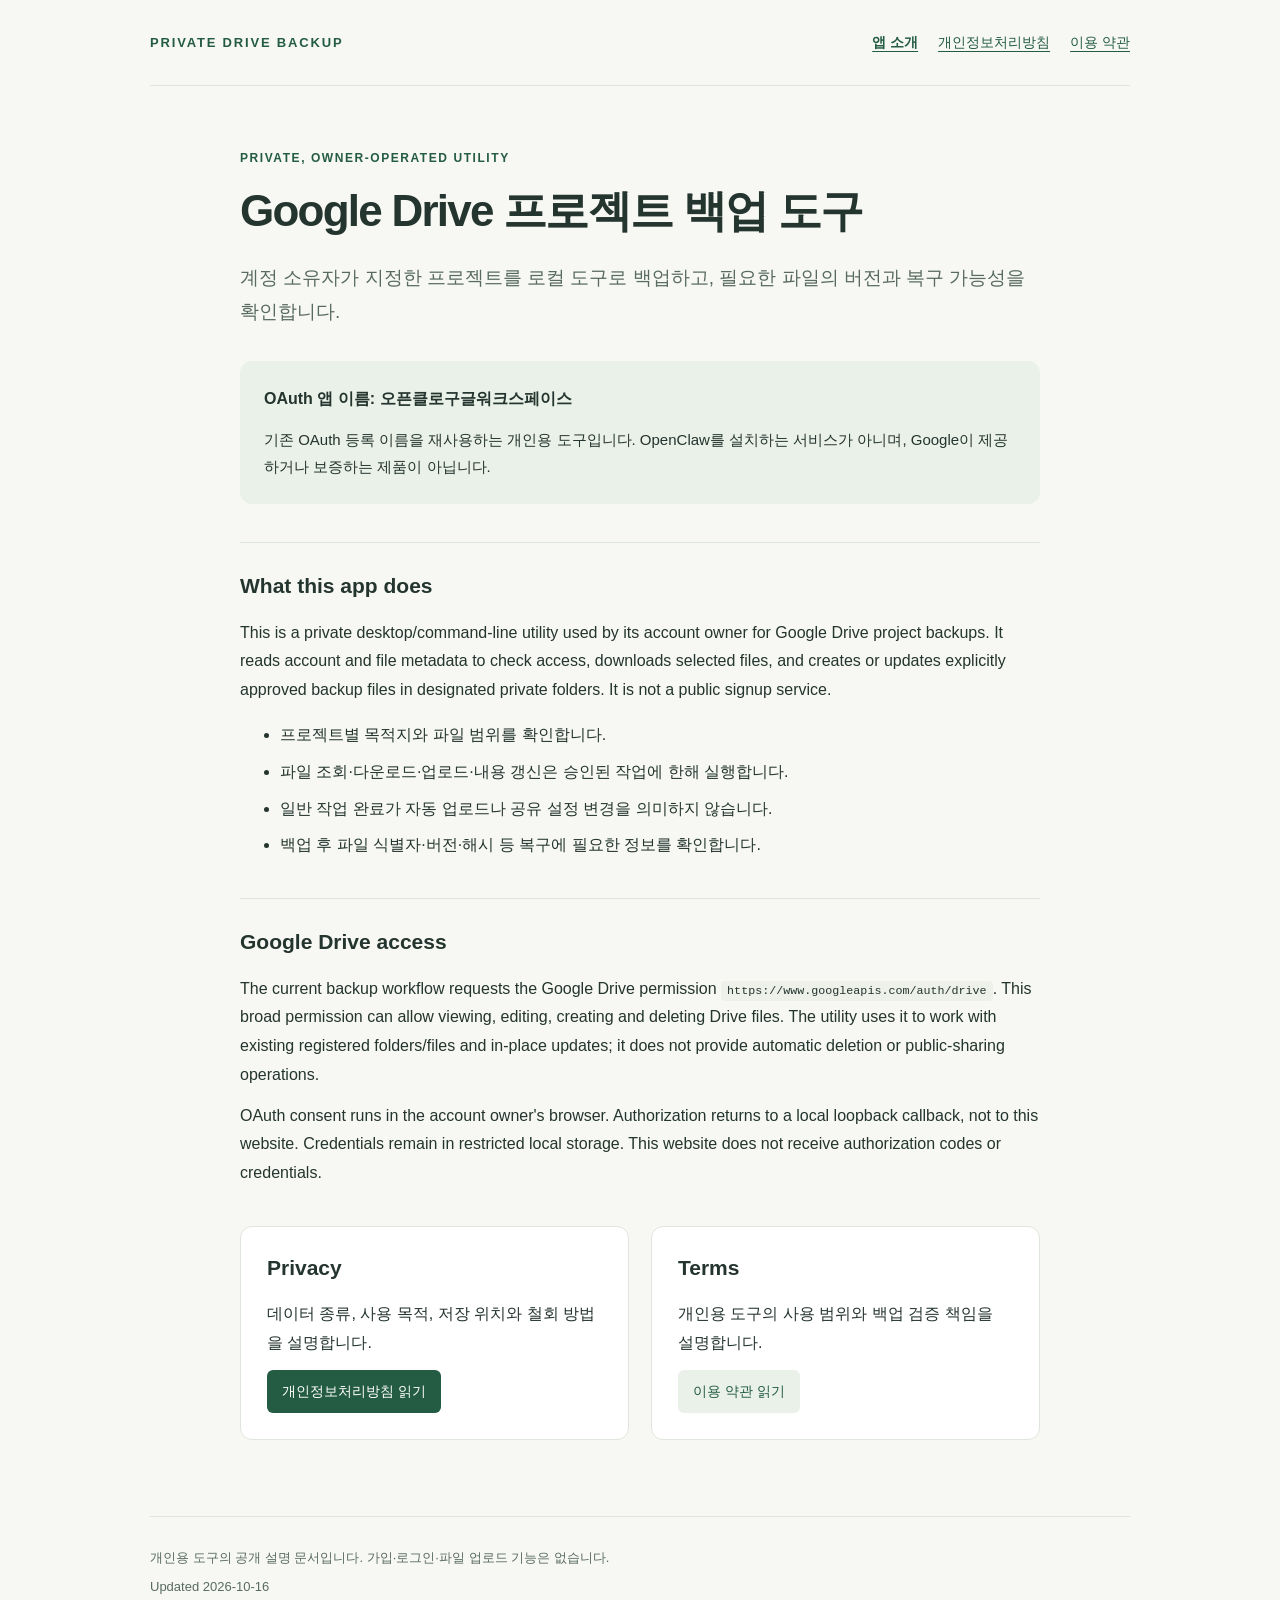
<file: index.html>
<!doctype html>
<html lang="ko"><head><meta charset="utf-8"><meta name="google-site-verification" content="MFrbgNKmYg7mE561z1KPWifEcxoYTytDfgJng23cE2U" /><meta name="viewport" content="width=device-width,initial-scale=1"><meta name="robots" content="noindex,follow"><meta name="referrer" content="strict-origin-when-cross-origin"><meta http-equiv="Content-Security-Policy" content="default-src 'self'; style-src 'self'; img-src 'self'; object-src 'none'; base-uri 'self'; form-action 'none'"><meta name="description" content="Private, owner-operated Google Drive backup utility. App information, privacy policy and terms only."><title>앱 소개 | Private Drive Backup</title><link rel="stylesheet" href="style.css"></head><body><div class="shell"><header><a class="brand" href="./">PRIVATE DRIVE BACKUP</a><nav aria-label="문서"><a href="./" aria-current="page">앱 소개</a><a href="privacy.html" >개인정보처리방침</a><a href="terms.html" >이용 약관</a></nav></header><main><p class="eyebrow">PRIVATE, OWNER-OPERATED UTILITY</p><h1>Google Drive 프로젝트 백업 도구</h1><p class="lead">계정 소유자가 지정한 프로젝트를 로컬 도구로 백업하고, 필요한 파일의 버전과 복구 가능성을 확인합니다.</p><div class="notice"><strong>OAuth 앱 이름: 오픈클로구글워크스페이스</strong><p>기존 OAuth 등록 이름을 재사용하는 개인용 도구입니다. OpenClaw를 설치하는 서비스가 아니며, Google이 제공하거나 보증하는 제품이 아닙니다.</p></div><section><h2>What this app does</h2><p>This is a private desktop/command-line utility used by its account owner for Google Drive project backups. It reads account and file metadata to check access, downloads selected files, and creates or updates explicitly approved backup files in designated private folders. It is not a public signup service.</p><ul><li>프로젝트별 목적지와 파일 범위를 확인합니다.</li><li>파일 조회·다운로드·업로드·내용 갱신은 승인된 작업에 한해 실행합니다.</li><li>일반 작업 완료가 자동 업로드나 공유 설정 변경을 의미하지 않습니다.</li><li>백업 후 파일 식별자·버전·해시 등 복구에 필요한 정보를 확인합니다.</li></ul></section><section><h2>Google Drive access</h2><p>The current backup workflow requests the Google Drive permission <code>https://www.googleapis.com/auth/drive</code>. This broad permission can allow viewing, editing, creating and deleting Drive files. The utility uses it to work with existing registered folders/files and in-place updates; it does not provide automatic deletion or public-sharing operations.</p><p>OAuth consent runs in the account owner's browser. Authorization returns to a local loopback callback, not to this website. Credentials remain in restricted local storage. This website does not receive authorization codes or credentials.</p></section><section class="grid"><article><h2>Privacy</h2><p>데이터 종류, 사용 목적, 저장 위치와 철회 방법을 설명합니다.</p><a class="button" href="privacy.html">개인정보처리방침 읽기</a></article><article><h2>Terms</h2><p>개인용 도구의 사용 범위와 백업 검증 책임을 설명합니다.</p><a class="button secondary" href="terms.html">이용 약관 읽기</a></article></section></main><footer><p>개인용 도구의 공개 설명 문서입니다. 가입·로그인·파일 업로드 기능은 없습니다.</p><p>Updated 2026-10-16</p></footer></div></body></html>
</file>
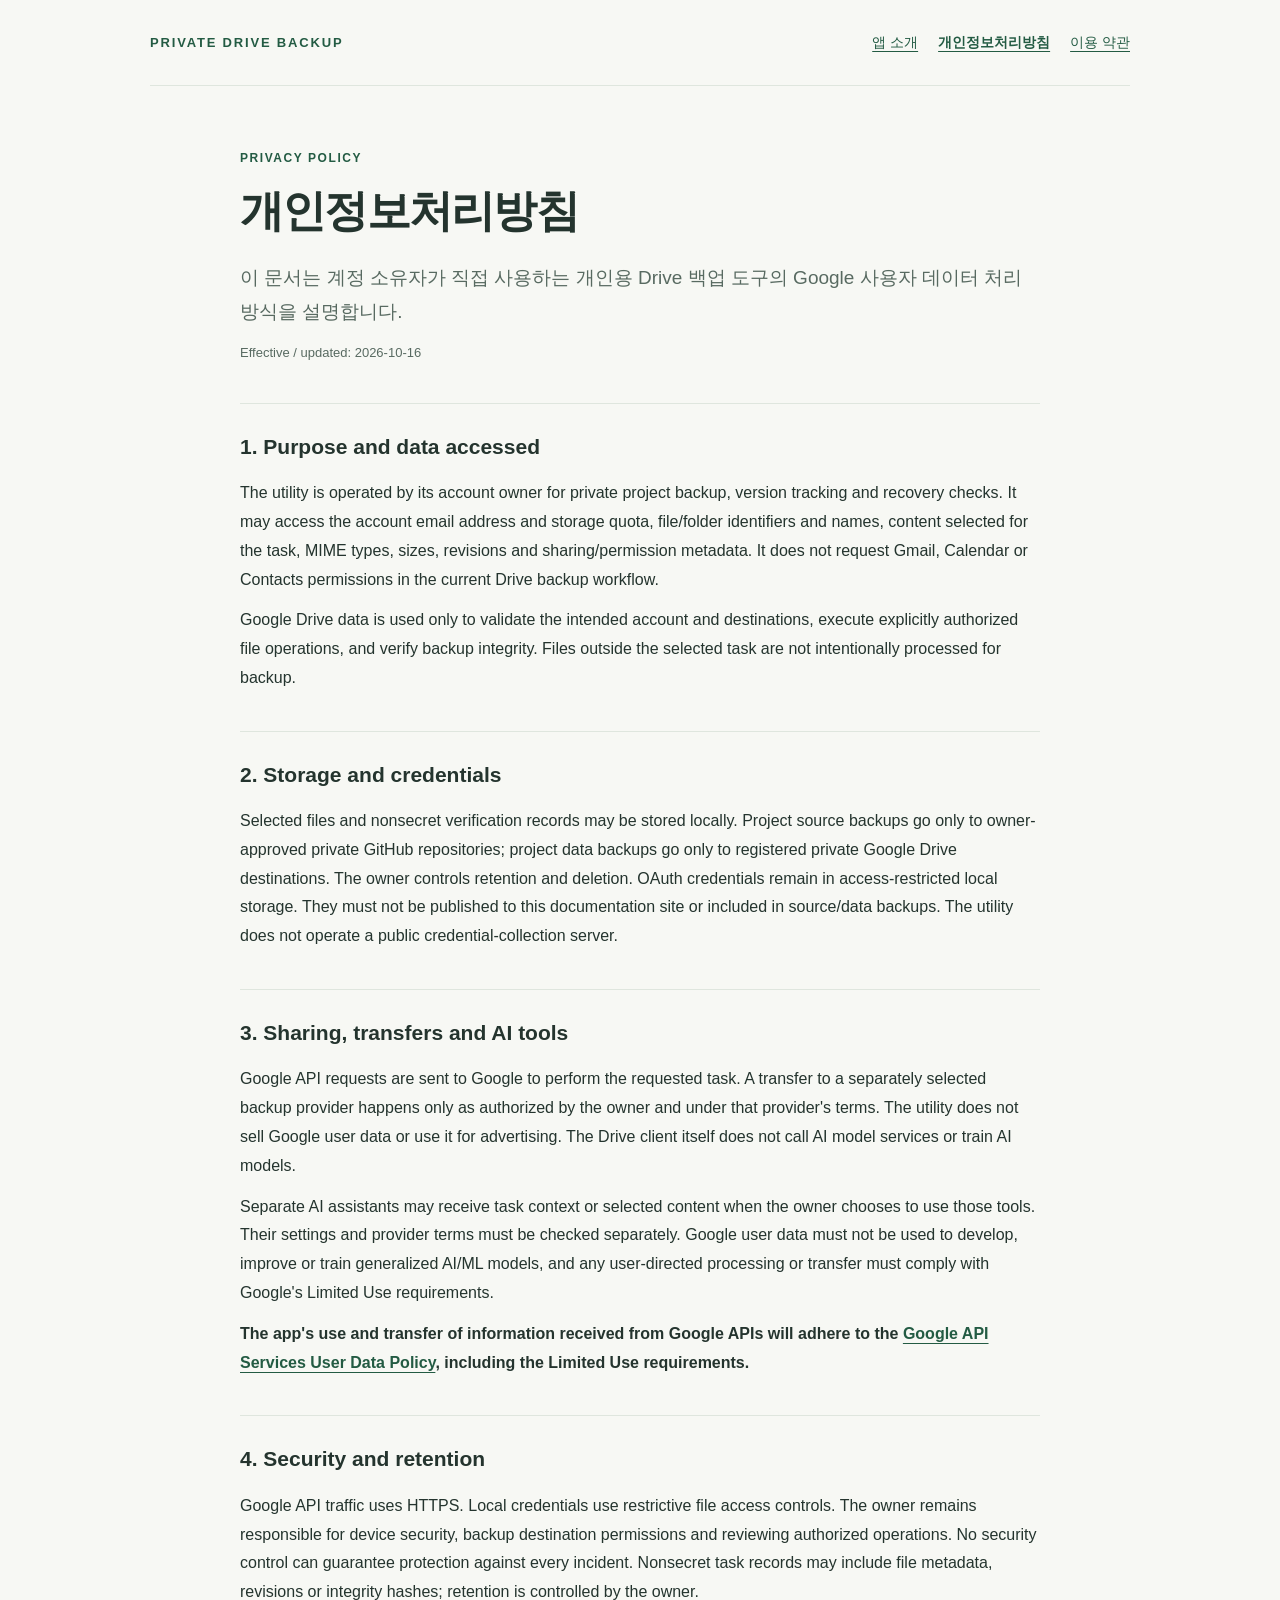
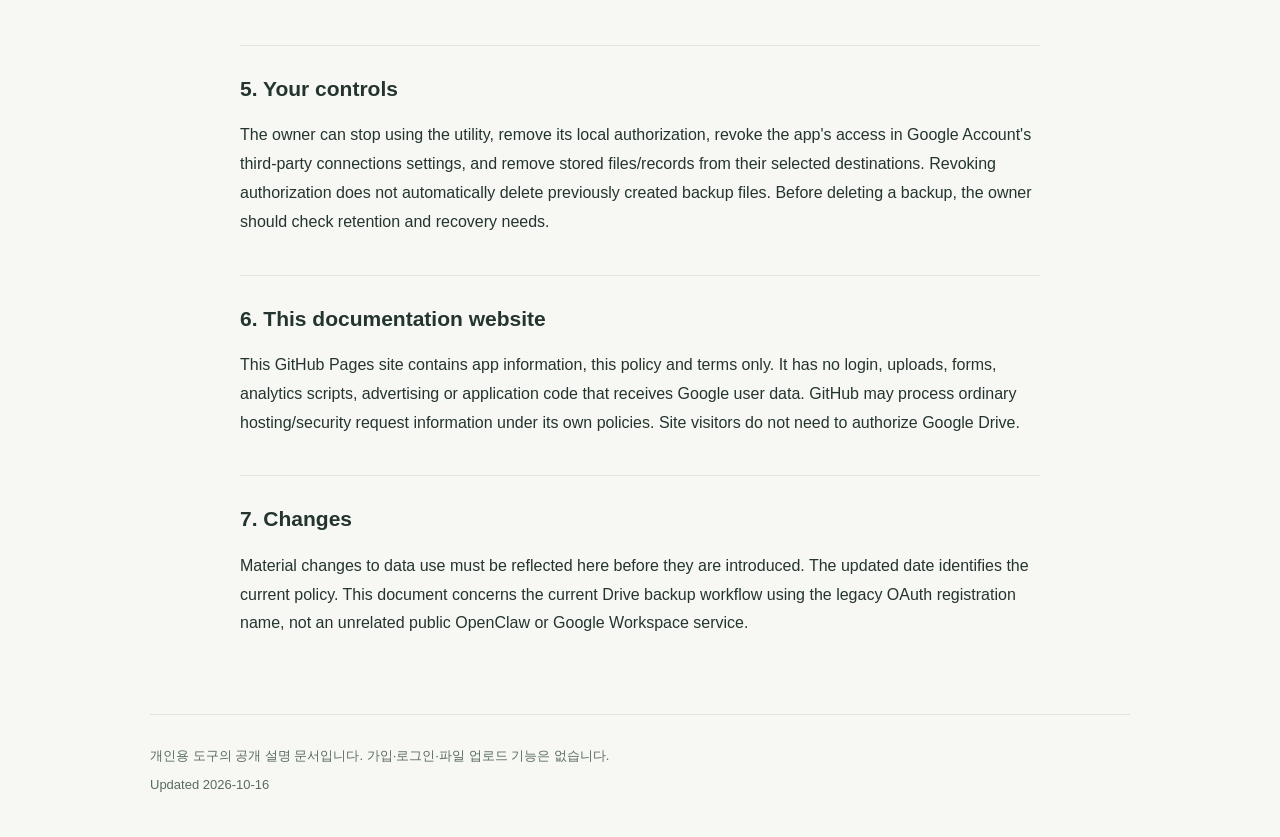
<file: privacy.html>
<!doctype html>
<html lang="ko"><head><meta charset="utf-8"><meta name="viewport" content="width=device-width,initial-scale=1"><meta name="robots" content="noindex,follow"><meta name="referrer" content="strict-origin-when-cross-origin"><meta http-equiv="Content-Security-Policy" content="default-src 'self'; style-src 'self'; img-src 'self'; object-src 'none'; base-uri 'self'; form-action 'none'"><meta name="description" content="Private, owner-operated Google Drive backup utility. App information, privacy policy and terms only."><title>개인정보처리방침 | Private Drive Backup</title><link rel="stylesheet" href="style.css"></head><body><div class="shell"><header><a class="brand" href="./">PRIVATE DRIVE BACKUP</a><nav aria-label="문서"><a href="./" >앱 소개</a><a href="privacy.html" aria-current="page">개인정보처리방침</a><a href="terms.html" >이용 약관</a></nav></header><main><p class="eyebrow">PRIVACY POLICY</p><h1>개인정보처리방침</h1><p class="lead">이 문서는 계정 소유자가 직접 사용하는 개인용 Drive 백업 도구의 Google 사용자 데이터 처리 방식을 설명합니다.</p><p class="date">Effective / updated: 2026-10-16</p><section><h2>1. Purpose and data accessed</h2><p>The utility is operated by its account owner for private project backup, version tracking and recovery checks. It may access the account email address and storage quota, file/folder identifiers and names, content selected for the task, MIME types, sizes, revisions and sharing/permission metadata. It does not request Gmail, Calendar or Contacts permissions in the current Drive backup workflow.</p><p>Google Drive data is used only to validate the intended account and destinations, execute explicitly authorized file operations, and verify backup integrity. Files outside the selected task are not intentionally processed for backup.</p></section><section><h2>2. Storage and credentials</h2><p>Selected files and nonsecret verification records may be stored locally. Project source backups go only to owner-approved private GitHub repositories; project data backups go only to registered private Google Drive destinations. The owner controls retention and deletion. OAuth credentials remain in access-restricted local storage. They must not be published to this documentation site or included in source/data backups. The utility does not operate a public credential-collection server.</p></section><section><h2>3. Sharing, transfers and AI tools</h2><p>Google API requests are sent to Google to perform the requested task. A transfer to a separately selected backup provider happens only as authorized by the owner and under that provider's terms. The utility does not sell Google user data or use it for advertising. The Drive client itself does not call AI model services or train AI models.</p><p>Separate AI assistants may receive task context or selected content when the owner chooses to use those tools. Their settings and provider terms must be checked separately. Google user data must not be used to develop, improve or train generalized AI/ML models, and any user-directed processing or transfer must comply with Google's Limited Use requirements.</p><p><strong>The app's use and transfer of information received from Google APIs will adhere to the <a href="https://developers.google.com/terms/api-services-user-data-policy#additional_requirements_for_specific_api_scopes">Google API Services User Data Policy</a>, including the Limited Use requirements.</strong></p></section><section><h2>4. Security and retention</h2><p>Google API traffic uses HTTPS. Local credentials use restrictive file access controls. The owner remains responsible for device security, backup destination permissions and reviewing authorized operations. No security control can guarantee protection against every incident. Nonsecret task records may include file metadata, revisions or integrity hashes; retention is controlled by the owner.</p></section><section><h2>5. Your controls</h2><p>The owner can stop using the utility, remove its local authorization, revoke the app's access in Google Account's third-party connections settings, and remove stored files/records from their selected destinations. Revoking authorization does not automatically delete previously created backup files. Before deleting a backup, the owner should check retention and recovery needs.</p></section><section><h2>6. This documentation website</h2><p>This GitHub Pages site contains app information, this policy and terms only. It has no login, uploads, forms, analytics scripts, advertising or application code that receives Google user data. GitHub may process ordinary hosting/security request information under its own policies. Site visitors do not need to authorize Google Drive.</p></section><section><h2>7. Changes</h2><p>Material changes to data use must be reflected here before they are introduced. The updated date identifies the current policy. This document concerns the current Drive backup workflow using the legacy OAuth registration name, not an unrelated public OpenClaw or Google Workspace service.</p></section></main><footer><p>개인용 도구의 공개 설명 문서입니다. 가입·로그인·파일 업로드 기능은 없습니다.</p><p>Updated 2026-10-16</p></footer></div></body></html>
</file>
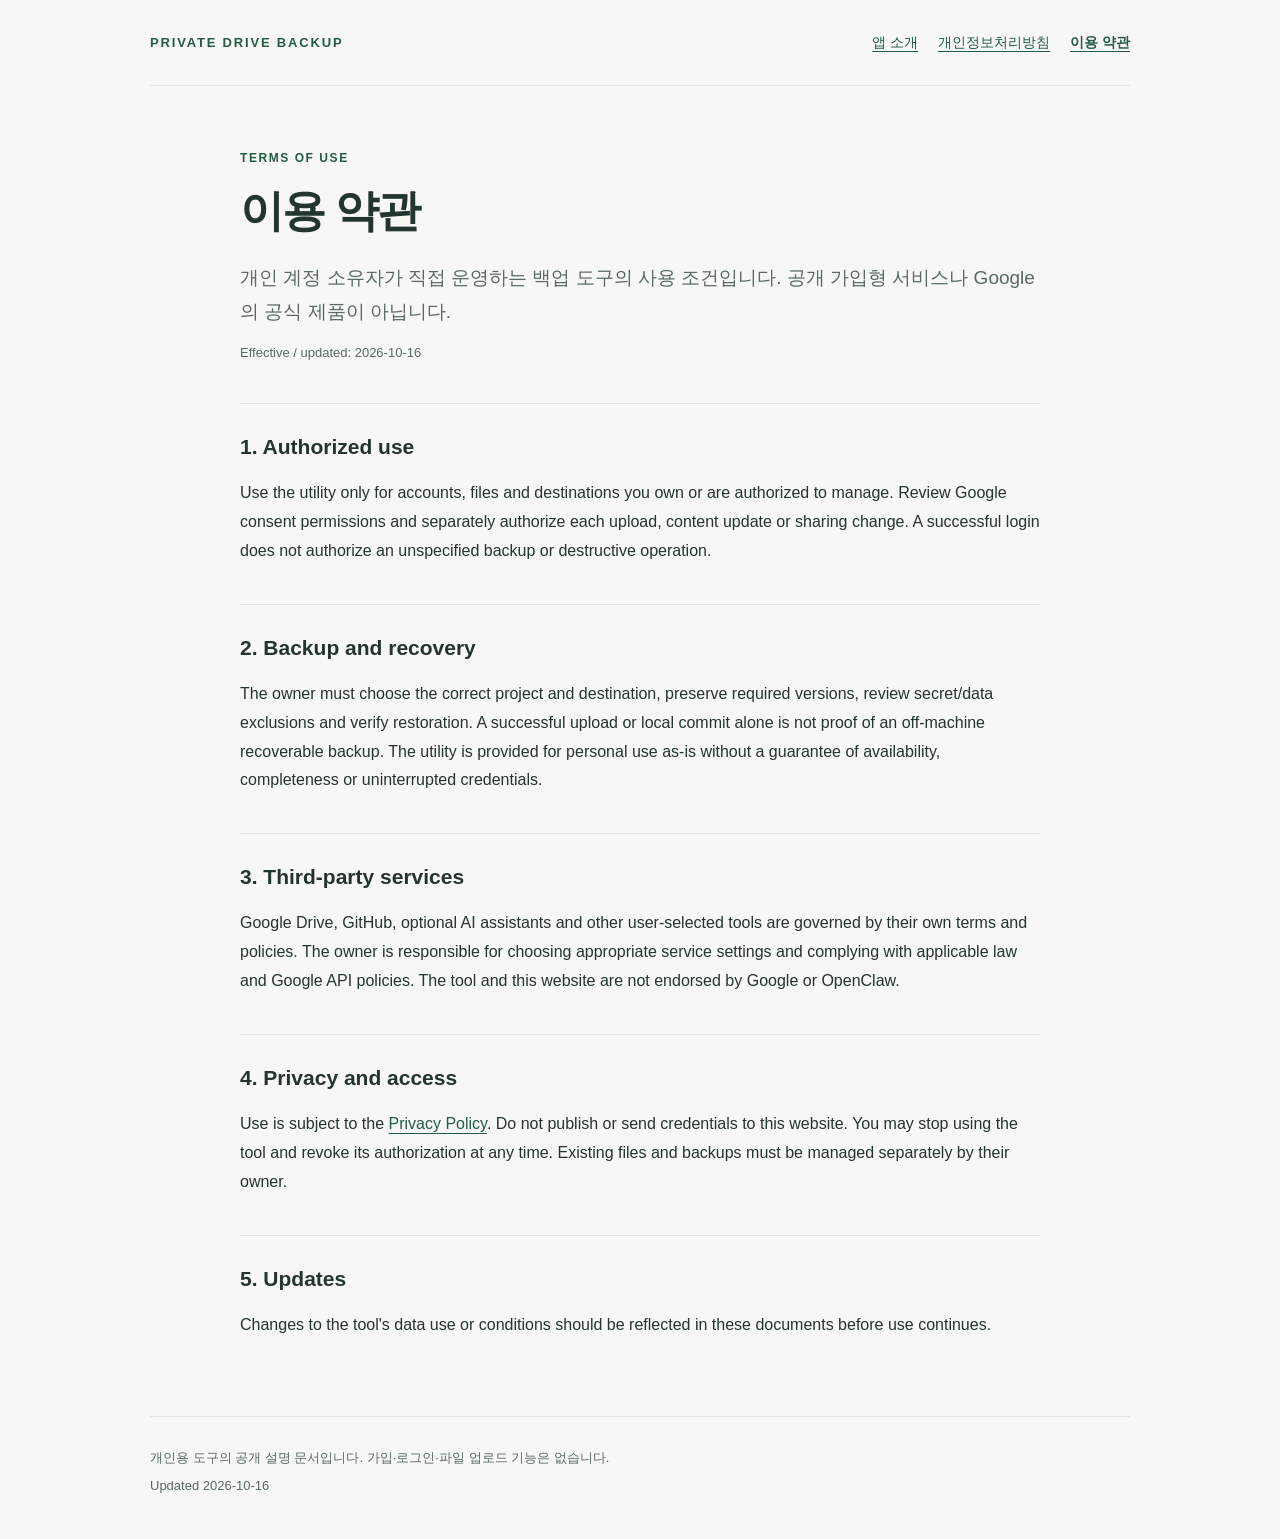
<file: terms.html>
<!doctype html>
<html lang="ko"><head><meta charset="utf-8"><meta name="viewport" content="width=device-width,initial-scale=1"><meta name="robots" content="noindex,follow"><meta name="referrer" content="strict-origin-when-cross-origin"><meta http-equiv="Content-Security-Policy" content="default-src 'self'; style-src 'self'; img-src 'self'; object-src 'none'; base-uri 'self'; form-action 'none'"><meta name="description" content="Private, owner-operated Google Drive backup utility. App information, privacy policy and terms only."><title>이용 약관 | Private Drive Backup</title><link rel="stylesheet" href="style.css"></head><body><div class="shell"><header><a class="brand" href="./">PRIVATE DRIVE BACKUP</a><nav aria-label="문서"><a href="./" >앱 소개</a><a href="privacy.html" >개인정보처리방침</a><a href="terms.html" aria-current="page">이용 약관</a></nav></header><main><p class="eyebrow">TERMS OF USE</p><h1>이용 약관</h1><p class="lead">개인 계정 소유자가 직접 운영하는 백업 도구의 사용 조건입니다. 공개 가입형 서비스나 Google의 공식 제품이 아닙니다.</p><p class="date">Effective / updated: 2026-10-16</p><section><h2>1. Authorized use</h2><p>Use the utility only for accounts, files and destinations you own or are authorized to manage. Review Google consent permissions and separately authorize each upload, content update or sharing change. A successful login does not authorize an unspecified backup or destructive operation.</p></section><section><h2>2. Backup and recovery</h2><p>The owner must choose the correct project and destination, preserve required versions, review secret/data exclusions and verify restoration. A successful upload or local commit alone is not proof of an off-machine recoverable backup. The utility is provided for personal use as-is without a guarantee of availability, completeness or uninterrupted credentials.</p></section><section><h2>3. Third-party services</h2><p>Google Drive, GitHub, optional AI assistants and other user-selected tools are governed by their own terms and policies. The owner is responsible for choosing appropriate service settings and complying with applicable law and Google API policies. The tool and this website are not endorsed by Google or OpenClaw.</p></section><section><h2>4. Privacy and access</h2><p>Use is subject to the <a href="privacy.html">Privacy Policy</a>. Do not publish or send credentials to this website. You may stop using the tool and revoke its authorization at any time. Existing files and backups must be managed separately by their owner.</p></section><section><h2>5. Updates</h2><p>Changes to the tool's data use or conditions should be reflected in these documents before use continues.</p></section></main><footer><p>개인용 도구의 공개 설명 문서입니다. 가입·로그인·파일 업로드 기능은 없습니다.</p><p>Updated 2026-10-16</p></footer></div></body></html>
</file>
<file: style.css>
:root{color-scheme:light;--ink:#24342e;--muted:#586a61;--paper:#f7f8f4;--card:#fff;--line:#dfe6de;--accent:#235b43}*{box-sizing:border-box}body{margin:0;background:var(--paper);color:var(--ink);font-family:-apple-system,BlinkMacSystemFont,"Segoe UI",sans-serif;line-height:1.8}.shell{width:min(980px,calc(100% - 40px));margin:auto}header{display:flex;gap:24px;justify-content:space-between;align-items:center;padding:30px 0;border-bottom:1px solid var(--line)}.brand{font-size:13px;font-weight:750;letter-spacing:.14em;text-decoration:none}nav{display:flex;gap:20px;font-size:14px}a{color:var(--accent);text-underline-offset:4px}nav a[aria-current=page]{font-weight:750}main{max-width:800px;margin:62px auto 76px}.eyebrow{color:var(--accent);font-weight:750;letter-spacing:.13em;font-size:12px}h1{font-size:clamp(30px,5vw,44px);letter-spacing:-.04em;line-height:1.3;margin:12px 0 22px}h2{font-size:21px;line-height:1.4;margin:0 0 18px}.lead{font-size:19px;color:var(--muted)}section{margin-top:38px;padding-top:28px;border-top:1px solid var(--line)}p{margin:12px 0}li{margin:8px 0}.notice{background:#eaf1e9;padding:24px;border-radius:12px;margin:32px 0}.notice p{margin-bottom:0;font-size:15px}code{font-size:.9em;overflow-wrap:anywhere;background:#edf1ea;padding:3px 6px;border-radius:4px}.grid{display:grid;grid-template-columns:1fr 1fr;gap:22px;border-top:0;padding:0}article{padding:26px;background:var(--card);border:1px solid var(--line);border-radius:12px}.button{display:inline-block;background:var(--accent);color:white;text-decoration:none;padding:9px 15px;border-radius:6px;font-size:14px}.secondary{background:#eaf1e9;color:var(--accent)}.date,footer{font-size:13px;color:var(--muted)}footer{border-top:1px solid var(--line);padding:24px 0 36px}footer p{margin:5px 0}@media(max-width:680px){header{align-items:flex-start;flex-direction:column;gap:16px}nav{gap:16px;flex-wrap:wrap}main{margin-top:40px}.grid{grid-template-columns:1fr}.shell{width:calc(100% - 30px)}}
</file>
